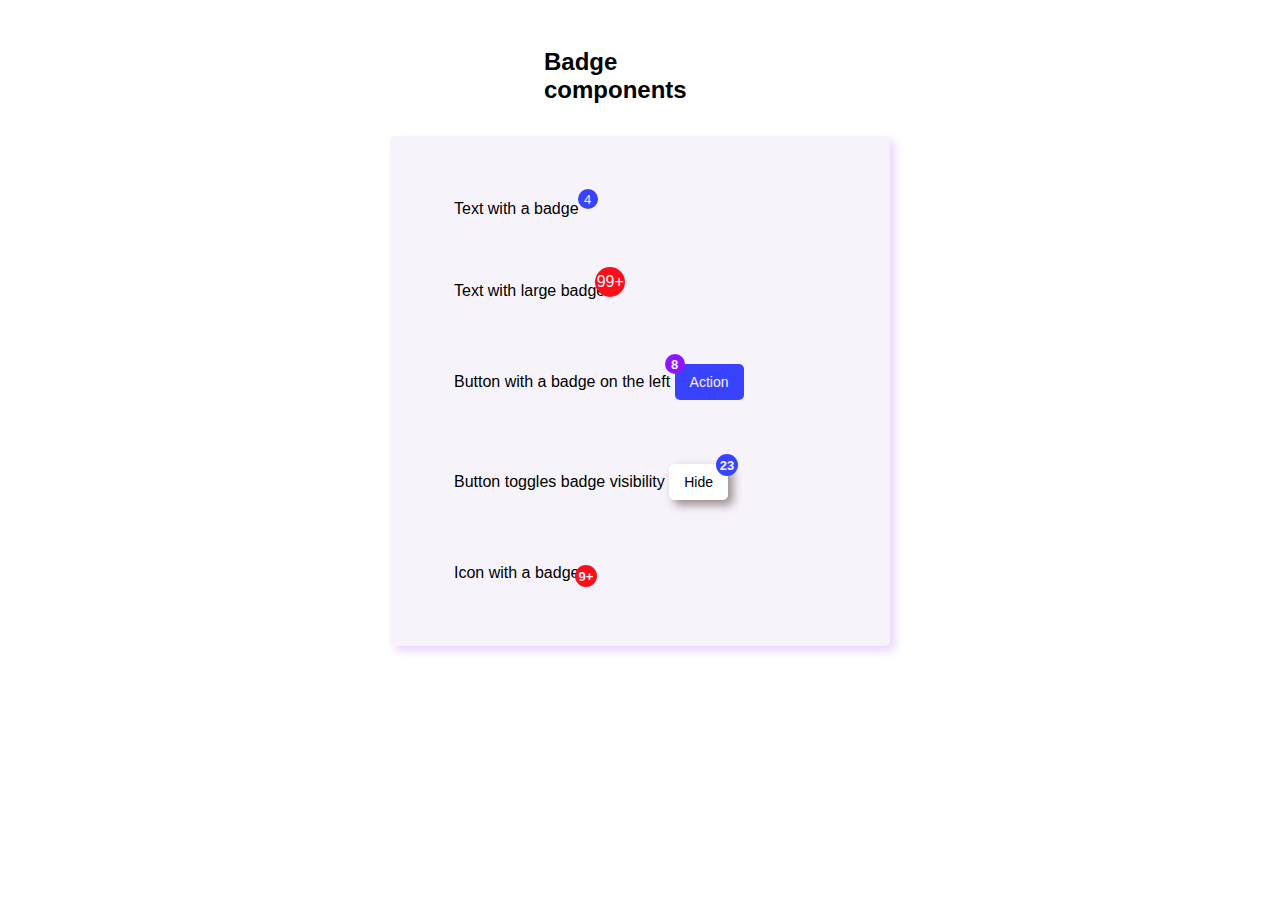
<file: Badge/badge.html>
<!DOCTYPE html>
<html>
  <head>
    <title>Badge Components</title>
    <meta charset="UTF-8" />
    <link
      rel="stylesheet"
      href="https://cdnjs.cloudflare.com/ajax/libs/font-awesome/6.0.0-beta3/css/all.min.css"
      integrity="sha512-Fo3rlrZj/k7ujTnHg4CGR2D7kSs0v4LLanw2qksYuRlEzO+tcaEPQogQ0KaoGN26/zrn20ImR1DfuLWnOo7aBA=="
      crossorigin="anonymous"
      referrerpolicy="no-referrer"
    />
    <link rel="stylesheet" href="badge.css" />
  </head>

  <body>
    <!-- Badge component -->
    <!-- Text with a badge -->
    <h1 class="heading">Badge components</h1>
    <main>
      <div>
        <section class="container">
          <p class="text">Text with a badge</p>
          <span class="badge1">4</span>
        </section>
      </div>
      <!-- Text with large badge -->
      <div>
        <section class="container">
          <p class="text">Text with large badge</p>
          <span class="badge2">99+</span>
        </section>
      </div>
      <!-- Button with a badge on the left  -->
      <div>
        <p class="text">Button with a badge on the left</p>
        <section class="container">
          <button class="btn action-btn">Action</button>
          <span class="badge3">8</span>
        </section>
      </div>
      <!-- Button toggles badge visibility -->
      <div>
        <p class="text">Button toggles badge visibility</p>
        <section class="container">
          <button class="btn hide-btn">Hide</button>
          <span class="badge4">23</span>
        </section>
      </div>
      <!-- Icon with a badge  -->
      <div>
        <p class="text">Icon with a badge</p>
        <section class="container">
          <i class="fas fa-home"></i>
          <span class="badge5">9+</span>
        </section>
      </div>
    </main>
    <script src="badge.js"></script>
  </body>
</html>
</file>
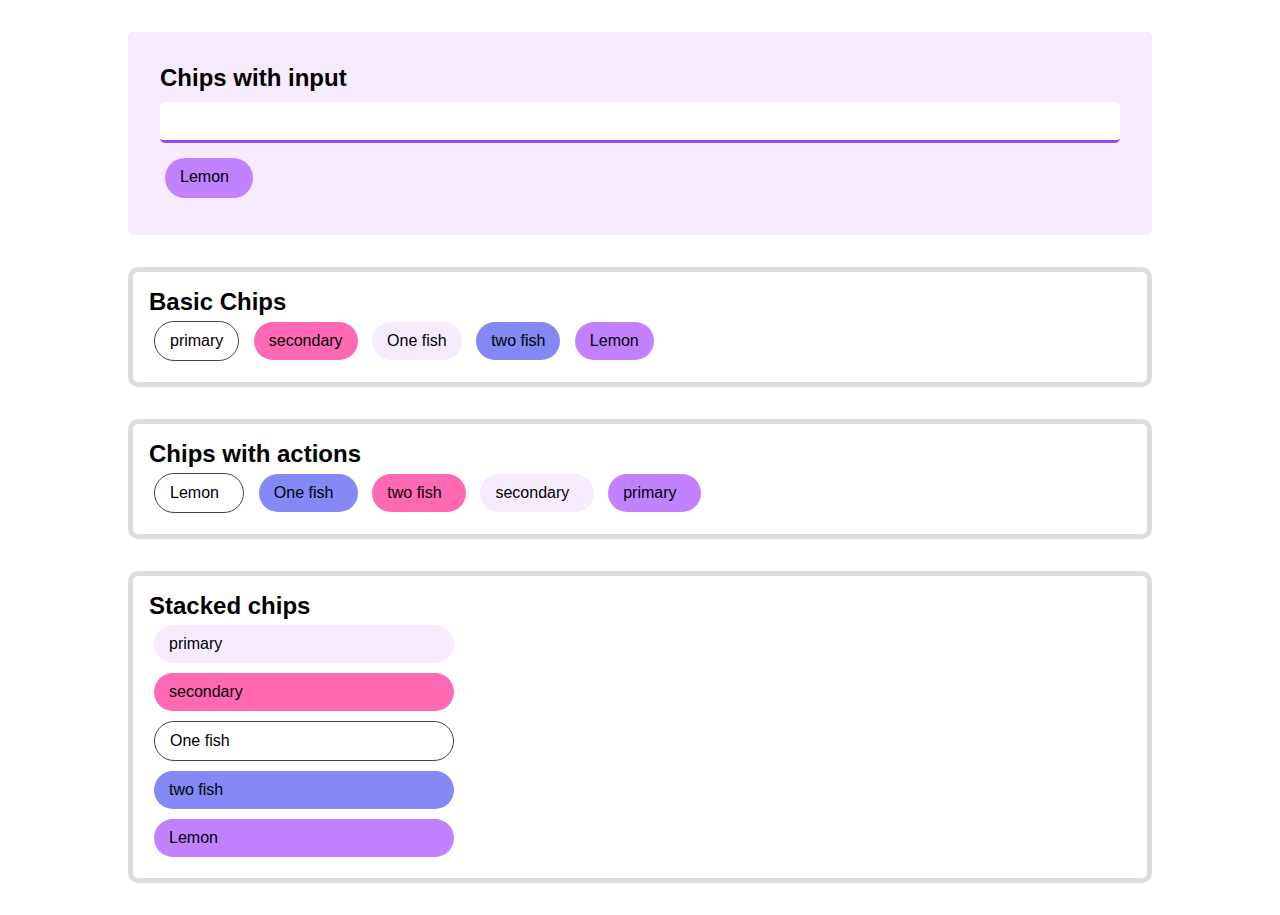
<file: Chips/chips.html>
<!DOCTYPE html>
<html>
  <head>
    <title>Chips Component</title>
    <meta charset="UTF-8" />
    <link
      rel="stylesheet"
      href="https://cdnjs.cloudflare.com/ajax/libs/font-awesome/6.0.0-beta3/css/all.min.css"
      integrity="sha512-Fo3rlrZj/k7ujTnHg4CGR2D7kSs0v4LLanw2qksYuRlEzO+tcaEPQogQ0KaoGN26/zrn20ImR1DfuLWnOo7aBA=="
      crossorigin="anonymous"
      referrerpolicy="no-referrer"
    />
    <link rel="stylesheet" href="chips.css" />
  </head>

  <body>
    <div class="main">
      <h2>Chips with input</h2>
      <input class="user-input" type="text" />
      <div class="output">
        <div class="chips chips-bg-violet">
          Lemon
          <button class="btn icon-bg-none">
            <i class="icon fas fa-times-circle"></i>
          </button>
        </div>
      </div>
    </div>

    <!-- Basic chips -->
    <div class="basic-chips">
      <h2>Basic Chips</h2>
      <div class="chips chips-bg-white">primary</div>
      <div class="chips chips-bg-pink">secondary</div>
      <div class="chips chips-bg-gray">One fish</div>
      <div class="chips chips-bg-blue">two fish</div>
      <div class="chips chips-bg-violet">Lemon</div>
    </div>
    <!-- Chips with actions -->
    <div class="chips-with-actions">
      <h2>Chips with actions</h2>
      <div class="chips chips-bg-white">
        Lemon
        <button class="icon-bg-none">
          <i class="icon fas fa-times-circle"></i>
        </button>
      </div>
      <div class="chips chips-bg-blue">
        One fish
        <button class="icon-bg-none">
          <i class="icon fas fa-times-circle"></i>
        </button>
      </div>
      <div class="chips chips-bg-pink">
        two fish
        <button class="icon-bg-none">
          <i class="icon fas fa-times-circle"></i>
        </button>
      </div>
      <div class="chips chips-bg-gray">
        secondary
        <button class="icon-bg-none">
          <i class="icon fas fa-times-circle"></i>
        </button>
      </div>
      <div class="chips chips-bg-violet">
        primary
        <button class="icon-bg-none">
          <i class="icon fas fa-times-circle"></i>
        </button>
      </div>
    </div>
    <!-- Stacked chips -->
    <div class="stacked-chips">
      <h2>Stacked chips</h2>
      <div class="chips chips-bg-gray">primary</div>
      <div class="chips chips-bg-pink">secondary</div>
      <div class="chips chips-bg-white">One fish</div>
      <div class="chips chips-bg-blue">two fish</div>
      <div class="chips chips-bg-violet">Lemon</div>
    </div>
    <script src="chips.js"></script>
  </body>
</html>
</file>
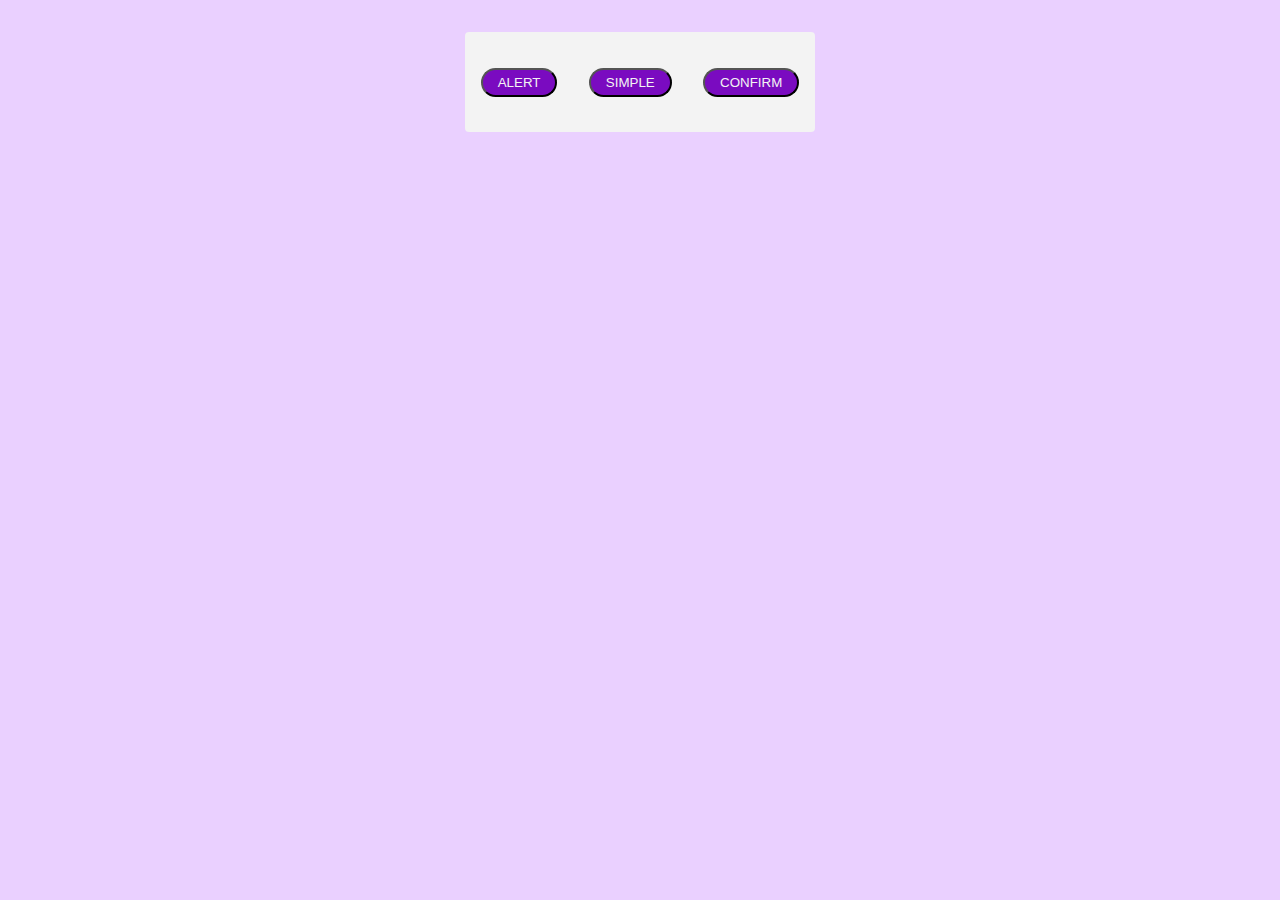
<file: Dialogs/dialogs.html>
<!DOCTYPE html>
<html>
  <head>
    <title>Dialogs Components</title>
    <meta charset="UTF-8" />
    <link
      rel="stylesheet"
      href="https://cdnjs.cloudflare.com/ajax/libs/font-awesome/6.0.0-beta3/css/all.min.css"
      integrity="sha512-Fo3rlrZj/k7ujTnHg4CGR2D7kSs0v4LLanw2qksYuRlEzO+tcaEPQogQ0KaoGN26/zrn20ImR1DfuLWnOo7aBA=="
      crossorigin="anonymous"
      referrerpolicy="no-referrer"
    />
    <link rel="stylesheet" href="dialogs.css" />
  </head>

  <body>
    <main>
      <div class="display-btn-container">
        <button class="display-btns">ALERT</button>
        <button class="display-btns">SIMPLE</button>
        <button class="display-btns">CONFIRM</button>
      </div>
      <!-- alert -->
      <div class="dialog-container alert">
        <h2 class="title">Dialog body text</h2>
        <p>Discard draft?</p>
        <div class="simple-action-btn action-btns">
          <button class="btn">CANCEL</button>
          <button class="btn">DISCARD</button>
        </div>
      </div>
      <!-- simple -->
      <div class="dialog-container simple">
        <h2 class="title">Dialog header</h2>
        <div class="dialog-content">
          <ul>
            <li class="tab">
              <span>
                <i class="fas fa-user-circle avatar"></i>
              </span>
              <span>Item 1</span>
            </li>
            <li class="tab">
              <span>
                <i class="fas fa-user-circle avatar"></i>
              </span>
              <span>Item 2</span>
            </li>
            <li class="tab">
              <span>
                <i class="fas fa-user-circle avatar"></i>
              </span>
              <span>Item 3</span>
            </li>
          </ul>
        </div>
      </div>

      <!-- confirmation -->
      <div class="dialog-container confirmation">
        <h2 class="title">Dialog header</h2>
        <div class="dialog-content radio-content">
          <span class="radio-btn">
            <input type="radio" id="html" name="fav_language" value="HTML" />
            <label for="html">HTML</label>
          </span>
          <span class="radio-btn">
            <input type="radio" id="css" name="fav_language" value="CSS" />
            <label for="css">CSS</label>
          </span>
          <span class="radio-btn">
            <input
              type="radio"
              id="javascript"
              name="fav_language"
              value="JavaScript"
            />
            <label for="javascript">JavaScript</label>
          </span>
          <span class="radio-btn">
            <input
              type="radio"
              id="python"
              name="fav_language"
              value="python"
            />
            <label for="python">Python</label>
          </span>
          <span class="radio-btn">
            <input type="radio" id="react" name="fav_language" value="react" />
            <label for="react">React</label>
          </span>
        </div>
        <div class="confirm-action-btn action-btns">
          <button class="btn">CONFIRM</button>
          <button class="btn">CANCEL</button>
        </div>
      </div>
    </main>

    <script src="dialogs.js"></script>
  </body>
</html>
</file>
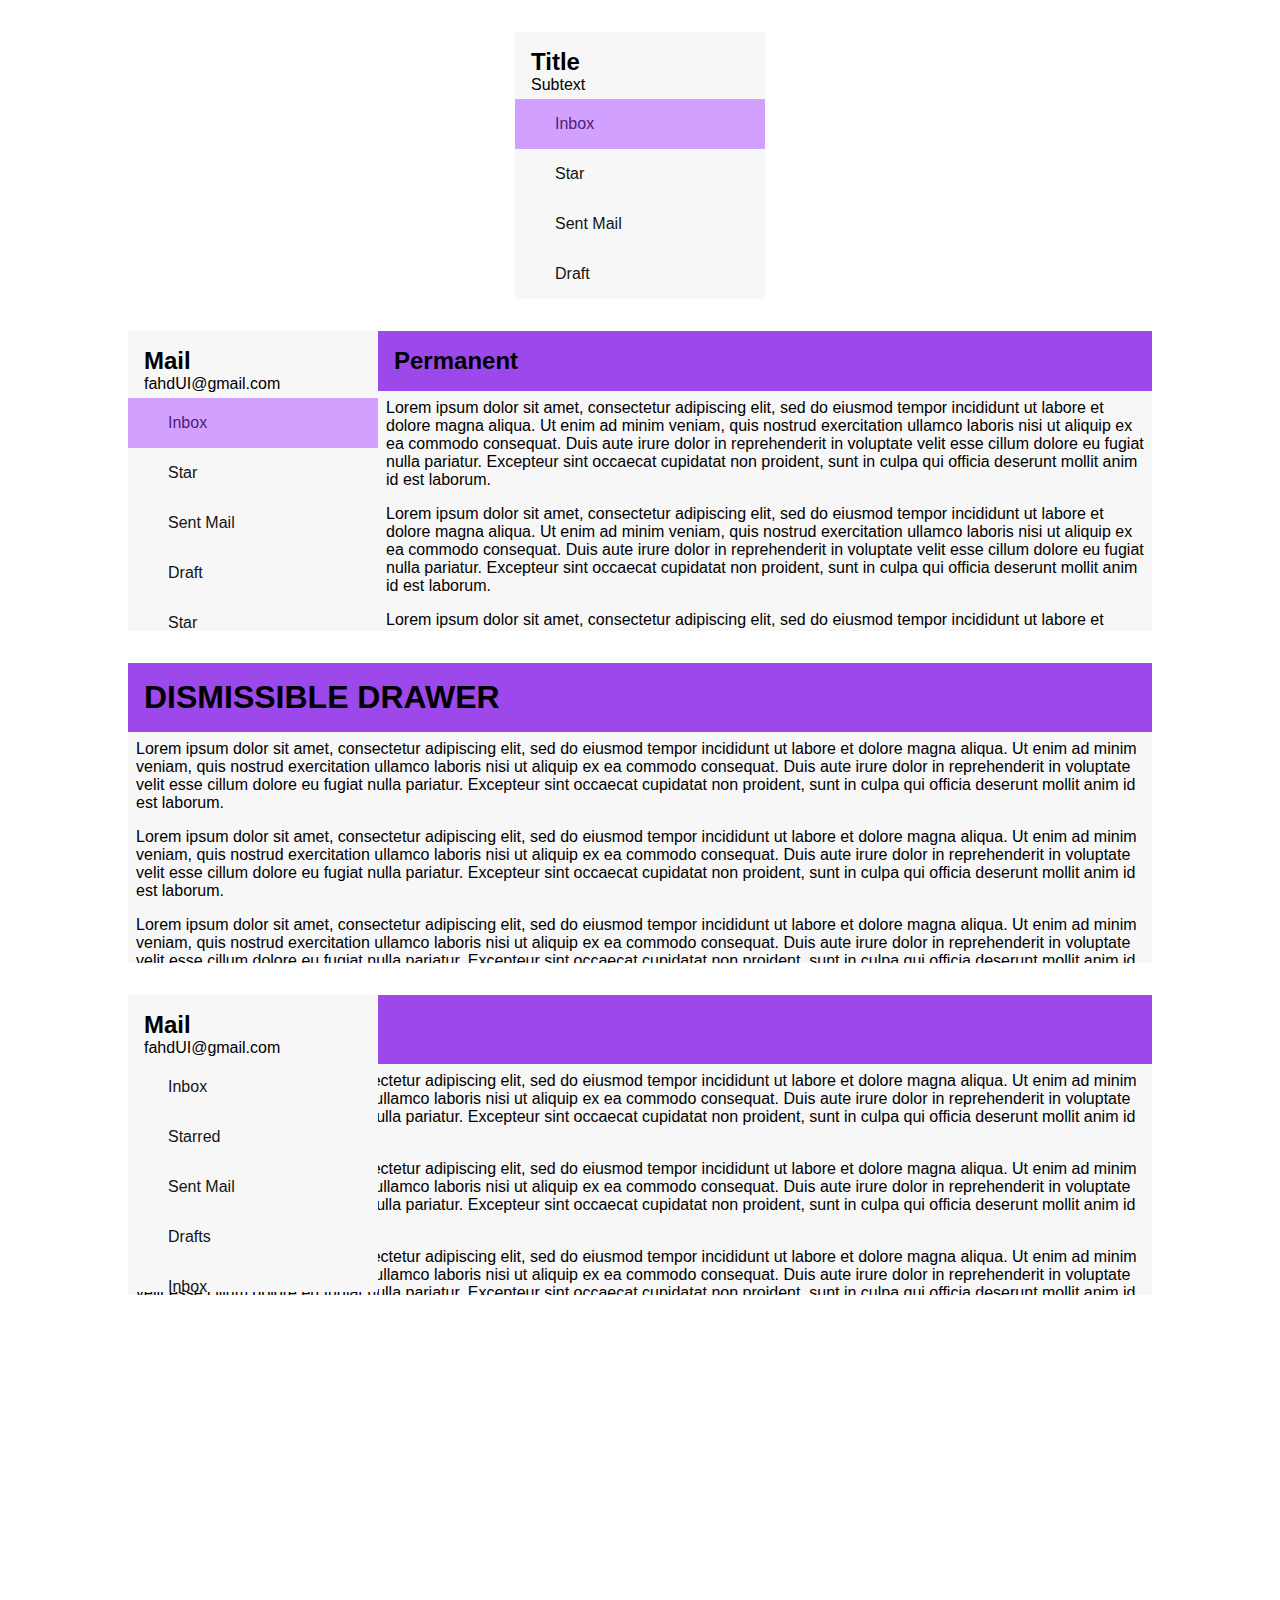
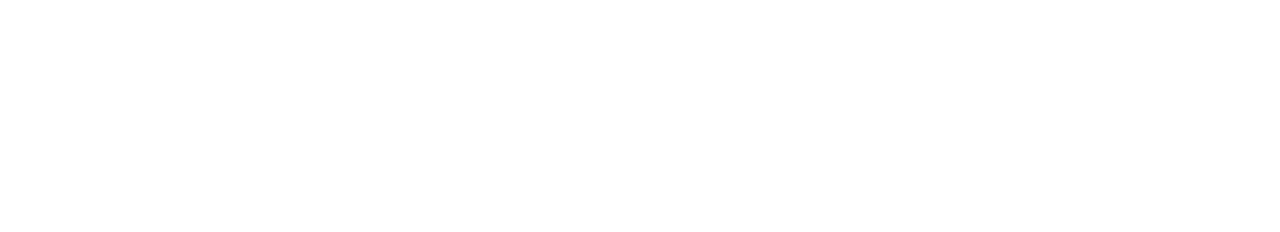
<file: Drawer/drawer.html>
<!DOCTYPE html>
<html>
  <head>
    <title>Drawer Components</title>
    <meta charset="UTF-8" />
    <link
      rel="stylesheet"
      href="https://cdnjs.cloudflare.com/ajax/libs/font-awesome/6.0.0-beta3/css/all.min.css"
      integrity="sha512-Fo3rlrZj/k7ujTnHg4CGR2D7kSs0v4LLanw2qksYuRlEzO+tcaEPQogQ0KaoGN26/zrn20ImR1DfuLWnOo7aBA=="
      crossorigin="anonymous"
      referrerpolicy="no-referrer"
    />
    <link rel="stylesheet" href="drawer.css">
  </head>

  <body>
    <!-- demo drawer -->
    <nav class="drawer">
      <div class="drawer-header">
        <h2>Title</h2>
        <h4>Subtext</h4>
      </div>
      <div class="drawer-icon">
        <a class="nav-tab vert highlight" href="#">
          <i class="fas fa-inbox"></i>
          <span class="text">Inbox</span>
        </a>
        <a class="nav-tab vert" href="#">
          <i class="fas fa-star"></i>
          <span class="text">Star</span>
        </a>
        <a class="nav-tab vert" href="#">
          <i class="fas fa-paper-plane"></i>
          <span class="text">Sent Mail</span>
        </a>
        <a class="nav-tab vert" href="#">
          <i class="far fa-envelope-open"></i>
          <span class="text">Draft</span>
        </a>
      </div>
    </nav>
    <!-- Permanent Drawer -->
    <main class="drawer-container">
      <aside class="aside">
        <div class="drawer-header">
          <h2>Mail</h2>
          <h4>fahdUI@gmail.com</h4>
        </div>
        <div class="p-aside-drawer drawer-icon">
          <div class="tab">
            <a class="nav-tab vert highlight" href="#">
              <i class="fas fa-inbox"></i>
              <span class="text">Inbox</span>
            </a>
          </div>
          <div class="tab">
              <a class="nav-tab vert" href="#">
                  <i class="fas fa-star"></i>
                  <span class="text">Star</span>
                </a>
          </div>
          
          <a class="nav-tab vert" href="#">
            <i class="fas fa-paper-plane"></i>
            <span class="text">Sent Mail</span>
          </a>
          <a class="nav-tab vert" href="#">
            <i class="far fa-envelope-open"></i>
            <span class="text">Draft</span>
          </a>
          <a class="nav-tab vert" href="#">
            <i class="fas fa-star"></i>
            <span class="text">Star</span>
          </a>
          <a class="nav-tab vert" href="#">
            <i class="fas fa-paper-plane"></i>
            <span class="text">Sent Mail</span>
          </a>
          <a class="nav-tab vert" href="#">
            <i class="far fa-envelope-open"></i>
            <span class="text">Draft</span>
          </a>
        </div>
      </aside>
      <section class="body">
        <header class="header">
          <h2>Permanent</h2>
        </header>
        <section>
          <p>
            Lorem ipsum dolor sit amet, consectetur adipiscing elit, sed do
            eiusmod tempor incididunt ut labore et dolore magna aliqua. Ut enim
            ad minim veniam, quis nostrud exercitation ullamco laboris nisi ut
            aliquip ex ea commodo consequat. Duis aute irure dolor in
            reprehenderit in voluptate velit esse cillum dolore eu fugiat nulla
            pariatur. Excepteur sint occaecat cupidatat non proident, sunt in
            culpa qui officia deserunt mollit anim id est laborum.
          </p>
          <p>
            Lorem ipsum dolor sit amet, consectetur adipiscing elit, sed do
            eiusmod tempor incididunt ut labore et dolore magna aliqua. Ut enim
            ad minim veniam, quis nostrud exercitation ullamco laboris nisi ut
            aliquip ex ea commodo consequat. Duis aute irure dolor in
            reprehenderit in voluptate velit esse cillum dolore eu fugiat nulla
            pariatur. Excepteur sint occaecat cupidatat non proident, sunt in
            culpa qui officia deserunt mollit anim id est laborum.
          </p>
          <p>
            Lorem ipsum dolor sit amet, consectetur adipiscing elit, sed do
            eiusmod tempor incididunt ut labore et dolore magna aliqua. Ut enim
            ad minim veniam, quis nostrud exercitation ullamco laboris nisi ut
            aliquip ex ea commodo consequat. Duis aute irure dolor in
            reprehenderit in voluptate velit esse cillum dolore eu fugiat nulla
            pariatur. Excepteur sint occaecat cupidatat non proident, sunt in
            culpa qui officia deserunt mollit anim id est laborum.
          </p>
          <p>
            Lorem ipsum dolor sit amet, consectetur adipiscing elit, sed do
            eiusmod tempor incididunt ut labore et dolore magna aliqua. Ut enim
            ad minim veniam, quis nostrud exercitation ullamco laboris nisi ut
            aliquip ex ea commodo consequat. Duis aute irure dolor in
            reprehenderit in voluptate velit esse cillum dolore eu fugiat nulla
            pariatur. Excepteur sint occaecat cupidatat non proident, sunt in
            culpa qui officia deserunt mollit anim id est laborum.
          </p>
        </section>
      </section>
    </main>

    <!-- Dismissible Drawer -->
    <main class="drawer-container">
        <aside class="dismissible aside">
            <div class="drawer-header">
              <h2>Mail</h2>
              <h4>fahdUI@gmail.com</h4>
            </div>
        <nav class="p-aside-drawer aside drawer-icon">
          <a href="#" class="nav-tab vert"
            ><span class="fas fa-inbox" aria-hidden="true"></span
            ><span>Inbox</span></a
          >
          <a href="#" class="nav-tab vert"
            ><span class="fas fa-star" aria-hidden="true"></span
            ><span>Starred</span></a
          >
          <a href="#" class="nav-tab vert"
            ><span class="fas fa-paper-plane" aria-hidden="true"></span
            ><span>Sent Mail</span></a
          >
          <a href="#" class="nav-tab vert"
            ><span class="fas fa-envelope-open" aria-hidden="true"></span
            ><span>Drafts</span></a
          >
          <a href="#" class="nav-tab vert"
            ><span class="fas fa-inbox" aria-hidden="true"></span
            ><span>Inbox</span></a
          >
          <a href="#" class="nav-tab vert"
            ><span class="fas fa-star" aria-hidden="true"></span
            ><span>Starred</span></a
          >
          <a href="#" class="nav-tab vert"
            ><span class="fas fa-paper-plane" aria-hidden="true"></span
            ><span>Sent Mail</span></a
          >
          <a href="#" class="nav-tab vert"
            ><span class="fas fa-envelope-open" aria-hidden="true"></span
            ><span>Drafts</span></a
          >
        </nav>
      </div>
        </aside>
      <div class="body">
        <nav class="header">
          <h1>
            <span
              class="fas fa-bars"
              id="toggle-drawer"
              aria-hidden="true"
            ></span>
            DISMISSIBLE DRAWER
          </h1>
        </nav>
        <section>
          <p>
            Lorem ipsum dolor sit amet, consectetur adipiscing elit, sed do
            eiusmod tempor incididunt ut labore et dolore magna aliqua. Ut enim
            ad minim veniam, quis nostrud exercitation ullamco laboris nisi ut
            aliquip ex ea commodo consequat. Duis aute irure dolor in
            reprehenderit in voluptate velit esse cillum dolore eu fugiat nulla
            pariatur. Excepteur sint occaecat cupidatat non proident, sunt in
            culpa qui officia deserunt mollit anim id est laborum.
          </p>
          <p>
            Lorem ipsum dolor sit amet, consectetur adipiscing elit, sed do
            eiusmod tempor incididunt ut labore et dolore magna aliqua. Ut enim
            ad minim veniam, quis nostrud exercitation ullamco laboris nisi ut
            aliquip ex ea commodo consequat. Duis aute irure dolor in
            reprehenderit in voluptate velit esse cillum dolore eu fugiat nulla
            pariatur. Excepteur sint occaecat cupidatat non proident, sunt in
            culpa qui officia deserunt mollit anim id est laborum.
          </p>
          <p>
            Lorem ipsum dolor sit amet, consectetur adipiscing elit, sed do
            eiusmod tempor incididunt ut labore et dolore magna aliqua. Ut enim
            ad minim veniam, quis nostrud exercitation ullamco laboris nisi ut
            aliquip ex ea commodo consequat. Duis aute irure dolor in
            reprehenderit in voluptate velit esse cillum dolore eu fugiat nulla
            pariatur. Excepteur sint occaecat cupidatat non proident, sunt in
            culpa qui officia deserunt mollit anim id est laborum.
          </p>
          <p>
            Lorem ipsum dolor sit amet, consectetur adipiscing elit, sed do
            eiusmod tempor incididunt ut labore et dolore magna aliqua. Ut enim
            ad minim veniam, quis nostrud exercitation ullamco laboris nisi ut
            aliquip ex ea commodo consequat. Duis aute irure dolor in
            reprehenderit in voluptate velit esse cillum dolore eu fugiat nulla
            pariatur. Excepteur sint occaecat cupidatat non proident, sunt in
            culpa qui officia deserunt mollit anim id est laborum.
          </p>
        </section>
      </div>
    </main>


    <!--Modal Drawer  -->

    <main class="model drawer-container">
        <aside class="md-dismissible aside">
            <div class="drawer-header">
              <h2>Mail</h2>
              <h4>fahdUI@gmail.com</h4>
            </div>
        <nav class="p-aside-drawer aside drawer-icon">
          <a href="#" class="nav-tab vert"
            ><span class="fas fa-inbox" aria-hidden="true"></span
            ><span>Inbox</span></a
          >
          <a href="#" class="nav-tab vert"
            ><span class="fas fa-star" aria-hidden="true"></span
            ><span>Starred</span></a
          >
          <a href="#" class="nav-tab vert"
            ><span class="fas fa-paper-plane" aria-hidden="true"></span
            ><span>Sent Mail</span></a
          >
          <a href="#" class="nav-tab vert"
            ><span class="fas fa-envelope-open" aria-hidden="true"></span
            ><span>Drafts</span></a
          >
          <a href="#" class="nav-tab vert"
            ><span class="fas fa-inbox" aria-hidden="true"></span
            ><span>Inbox</span></a
          >
          <a href="#" class="nav-tab vert"
            ><span class="fas fa-star" aria-hidden="true"></span
            ><span>Starred</span></a
          >
          <a href="#" class="nav-tab vert"
            ><span class="fas fa-paper-plane" aria-hidden="true"></span
            ><span>Sent Mail</span></a
          >
          <a href="#" class="nav-tab vert"
            ><span class="fas fa-envelope-open" aria-hidden="true"></span
            ><span>Drafts</span></a
          >
        </nav>
      </div>
        </aside>
      <div class="body">
        <nav class="header">
          <h1>
            <span
              class="fas fa-bars"
              id="md-toggle-drawer"
              aria-hidden="true"
            ></span>
            Modal Drawer
          </h1>
        </nav>
        <section>
          <p>
            Lorem ipsum dolor sit amet, consectetur adipiscing elit, sed do
            eiusmod tempor incididunt ut labore et dolore magna aliqua. Ut enim
            ad minim veniam, quis nostrud exercitation ullamco laboris nisi ut
            aliquip ex ea commodo consequat. Duis aute irure dolor in
            reprehenderit in voluptate velit esse cillum dolore eu fugiat nulla
            pariatur. Excepteur sint occaecat cupidatat non proident, sunt in
            culpa qui officia deserunt mollit anim id est laborum.
          </p>
          <p>
            Lorem ipsum dolor sit amet, consectetur adipiscing elit, sed do
            eiusmod tempor incididunt ut labore et dolore magna aliqua. Ut enim
            ad minim veniam, quis nostrud exercitation ullamco laboris nisi ut
            aliquip ex ea commodo consequat. Duis aute irure dolor in
            reprehenderit in voluptate velit esse cillum dolore eu fugiat nulla
            pariatur. Excepteur sint occaecat cupidatat non proident, sunt in
            culpa qui officia deserunt mollit anim id est laborum.
          </p>
          <p>
            Lorem ipsum dolor sit amet, consectetur adipiscing elit, sed do
            eiusmod tempor incididunt ut labore et dolore magna aliqua. Ut enim
            ad minim veniam, quis nostrud exercitation ullamco laboris nisi ut
            aliquip ex ea commodo consequat. Duis aute irure dolor in
            reprehenderit in voluptate velit esse cillum dolore eu fugiat nulla
            pariatur. Excepteur sint occaecat cupidatat non proident, sunt in
            culpa qui officia deserunt mollit anim id est laborum.
          </p>
          <p>
            Lorem ipsum dolor sit amet, consectetur adipiscing elit, sed do
            eiusmod tempor incididunt ut labore et dolore magna aliqua. Ut enim
            ad minim veniam, quis nostrud exercitation ullamco laboris nisi ut
            aliquip ex ea commodo consequat. Duis aute irure dolor in
            reprehenderit in voluptate velit esse cillum dolore eu fugiat nulla
            pariatur. Excepteur sint occaecat cupidatat non proident, sunt in
            culpa qui officia deserunt mollit anim id est laborum.
          </p>
        </section>
      </div>
    </main>
    <script src="drawer.js"></script>
  </body>
</html>
</file>
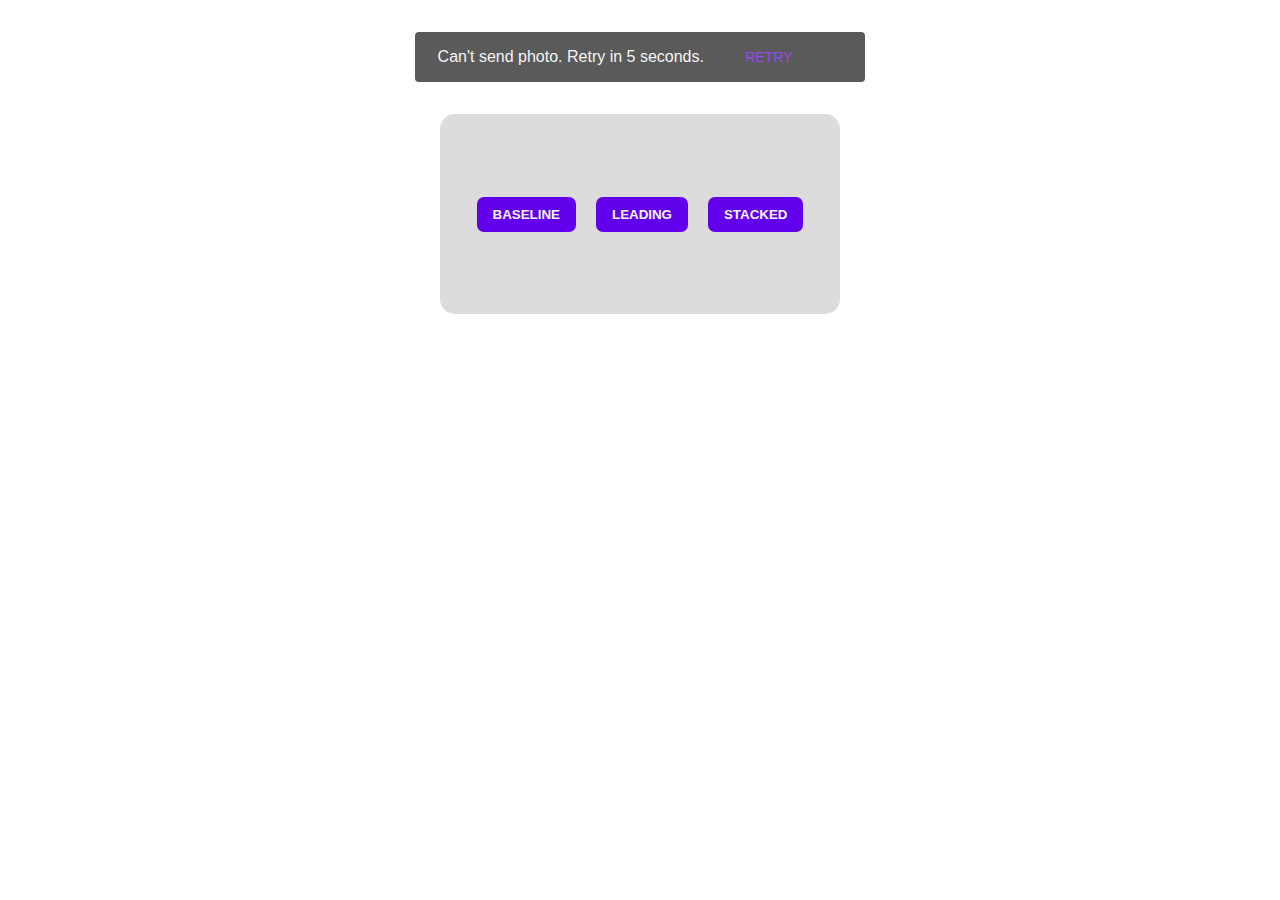
<file: Snackbar/snackbar.html>
<!DOCTYPE html>
<html>
  <head>
    <title>Snackbar Components</title>
    <meta charset="UTF-8" />
    <link
      rel="stylesheet"
      href="https://cdnjs.cloudflare.com/ajax/libs/font-awesome/6.0.0-beta3/css/all.min.css"
      integrity="sha512-Fo3rlrZj/k7ujTnHg4CGR2D7kSs0v4LLanw2qksYuRlEzO+tcaEPQogQ0KaoGN26/zrn20ImR1DfuLWnOo7aBA=="
      crossorigin="anonymous"
      referrerpolicy="no-referrer"
    />
    <link rel="stylesheet" href="snackbar.css" />
  </head>

  <body>
    <main class="demo-snackbar-container">
      <div class="snackbar">
        <p class="text">Can't send photo. Retry in 5 seconds.</p>
        <div class="action">
          <a class="link">RETRY</a>
          <button class="dismiss-btn"><i class="fas fa-times"></i></button>
        </div>
      </div>
    </main>

    <main class="snackbar-container">
      <section class="snackbar-btn-container">
        <button class="snackbar-btn">BASELINE</button>
        <button class="snackbar-btn">LEADING</button>
        <button class="snackbar-btn">STACKED</button>
      </section>
    </main>

    <div class="baseline hide">
      <div class="snackbar">
        <p class="text">Can't send photo. Retry in 5 seconds.</p>
        <div class="action">
          <a class="link">RETRY</a>
          <button class="dismiss-btn"><i class="fas fa-times"></i></button>
        </div>
      </div>
    </div>

    <div class="leading hide">
      <div class="snackbar">
        <p class="text">Your photo has been archived.</p>
        <div class="action">
          <a class="link">UNDO</a>
          <button class="dismiss-btn"><i class="fas fa-times"></i></button>
        </div>
      </div>
    </div>

    <div class="stacked hide">
      <div class="stacked-snackbar-container">
        <p class="text">
          This item already has the label "travel". You can add a new label.
        </p>
        <div class="stacked-action action">
          <a class="link">ADD A NEW LABEL</a>
          <button class="dismiss-btn"><i class="fas fa-times"></i></button>
        </div>
      </div>
    </div>
    <script src="snackbar.js"></script>
  </body>
</html>
</file>
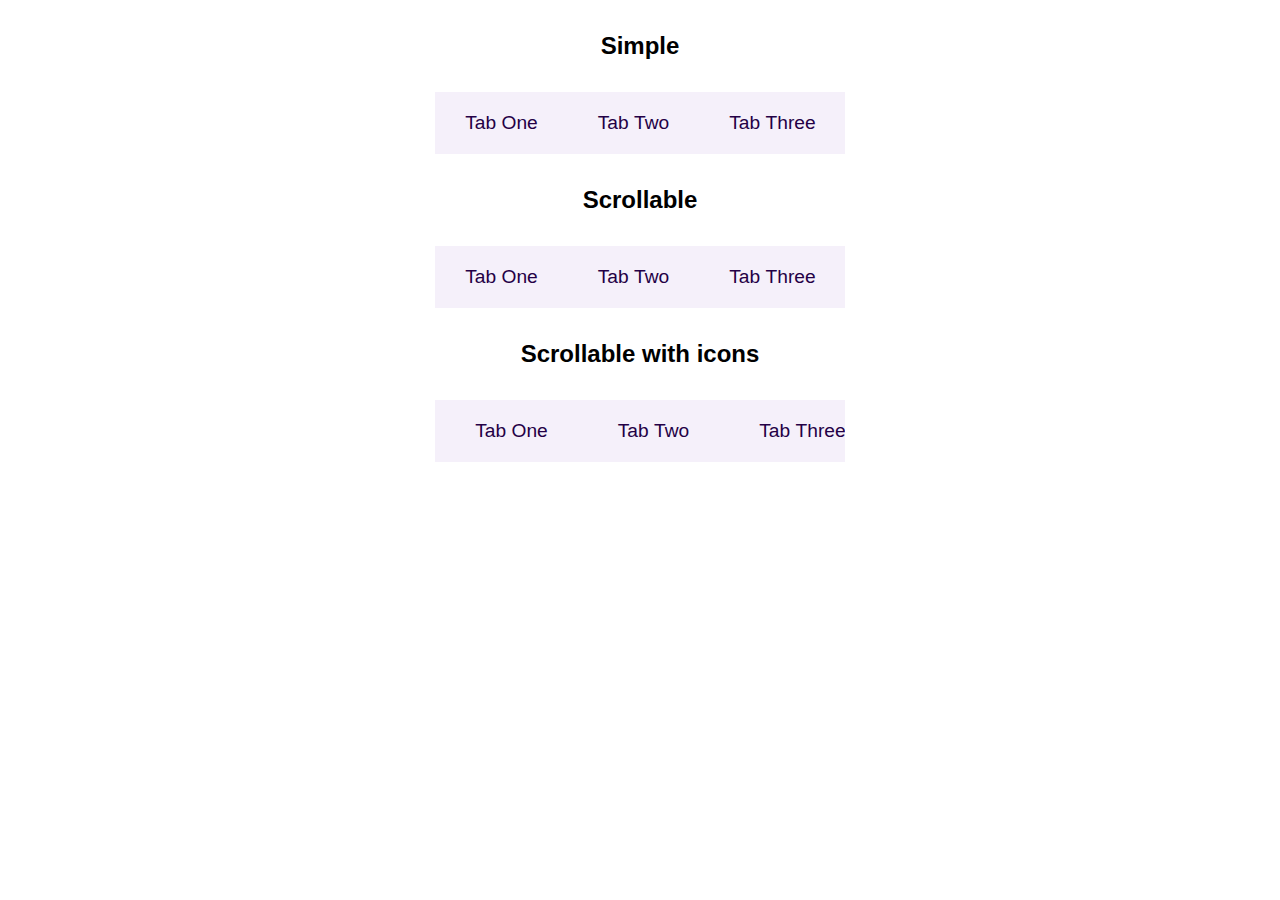
<file: Tabs/tabs.html>
<!DOCTYPE html>
<html>
  <head>
    <title>Tabs Components</title>
    <meta charset="UTF-8" />
    <link
      rel="stylesheet"
      href="https://cdnjs.cloudflare.com/ajax/libs/font-awesome/6.0.0-beta3/css/all.min.css"
      integrity="sha512-Fo3rlrZj/k7ujTnHg4CGR2D7kSs0v4LLanw2qksYuRlEzO+tcaEPQogQ0KaoGN26/zrn20ImR1DfuLWnOo7aBA=="
      crossorigin="anonymous"
      referrerpolicy="no-referrer"
    />
    <link rel="stylesheet" href="tabs.css">
  </head>

  <body>
    <h2>Simple</h2>
    <div class="tab-container bg-beige">
      <button class="tab-btn">Tab&nbspOne</button>
      <button class="tab-btn">Tab&nbspTwo</button>
      <button class="tab-btn">Tab&nbspThree</button>
    </div>
    </iframe>
    <h2>Scrollable</h2>
    <div class="tab-container bg-beige">
      <button class="tab-btn">Tab&nbspOne</button>
      <button class="tab-btn">Tab&nbspTwo</button>
      <button class="tab-btn">Tab&nbspThree</button>
      <button class="tab-btn">Tab&nbspFour</button>
      <button class="tab-btn">Tab&nbspFive</button>
      <button class="tab-btn">Tab&nbspSix</button>
      <button class="tab-btn">Tab&nbspSeven</button>
      <button class="tab-btn">Tab&nbspEight</button>
      <button class="tab-btn">Tab&nbspNine</button>
      <button class="tab-btn">Tab&nbspTen</button>
    </div>
    <h2>Scrollable with icons</h2>
    <div class="tab-container bg-beige">
      <button class="tab-btn">
        <i class="fas fa-home"></i>
        Tab&nbspOne
      </button>
      <button class="tab-btn">
        <i class="fas fa-map-marker"></i>
        Tab&nbspTwo
      </button>
      <button class="tab-btn">
        <i class="fas fa-compass"></i>
        Tab&nbspThree
      </button>
      <button class="tab-btn">
        <i class="fas fa-globe"></i>
        Tab&nbspFour
      </button>
      <button class="tab-btn">
        <i class="fas fa-compass"></i>
        Tab&nbspFive
      </button>
    </div>
    <script src="tabs.js"></script>
  </body>
</html>
</file>
<file: Badge/badge.css>
*,
*::after,
*::before {
  margin: 0;
  padding: 0;
  box-sizing: border-box;
}
body {
  font-family: sans-serif;
}
:root {
  --primary-color: #8e15ff;
  --secdonary-color: #e6e6e6;
  --background-color: #f7f3fa;
  --violet-color: #ead3ff;
  --pink-color: #ff69b4;
  --red-color: #ff0e1a;
  --blue-color: #3943ff;
  --black-color: #464646;
}
main {
  width: 30%;
  min-width: 500px;
  margin: 2rem auto;
  padding: 2rem;
  background: var(--background-color);
  border-radius: 5px;
  box-shadow: 5px 5px 10px var(--violet-color);
  display: flex;
  flex-direction: column;
  justify-content: center;
}
div {
  margin: 2rem;
}
.heading {
  width: 15%;
  font-size: 1.5rem;
  margin: 3rem auto;
  margin-bottom: 0;
}
.container {
  position: relative;
  display: inline-block;
}
.text {
  display: inline;
}
.badge1 {
  position: absolute;
  top: -11px;
  right: -19px;
  background: var(--blue-color);
  width: 20px;
  height: 20px;
  display: flex;
  justify-content: center;
  align-items: center;
  border-radius: 50%;
  color: whitesmoke;
  font-size: 13px;
}
.badge2 {
  position: absolute;
  top: -15px;
  right: -20px;
  background: var(--red-color);
  width: 30px;
  height: 30px;
  display: flex;
  justify-content: center;
  align-items: center;
  border-radius: 50%;
  color: var(--background-color);
  /* font-weight: bold; */
}
.badge3 {
  position: absolute;
  top: -10px;
  left: -10px;
  background: var(--primary-color);
  width: 20px;
  height: 20px;
  display: flex;
  justify-content: center;
  align-items: center;
  border-radius: 50%;
  color: var(--background-color);
  font-size: 13px;
  font-weight: bold;
}
.btn {
  padding: 10px 15px;
  border-radius: 5px;
  border: none;
}
.action-btn {
  background: var(--blue-color);
  color: var(--background-color);
  font-size: 14px;
}
.badge4 {
  position: absolute;
  right: -10px;
  top: -10px;
  background: var(--blue-color);
  width: 22px;
  height: 22px;
  display: flex;
  justify-content: center;
  align-items: center;
  border-radius: 50%;
  color: var(--background-color);
  font-size: 13px;
  font-weight: bold;
}
.hide-btn {
  background: white;
  color: black;
  font-size: 14px;
  box-shadow: 5px 5px 10px rgb(151 140 140);
}
.badge5 {
  position: absolute;
  right: -13px;
  top: -13px;
  background: var(--red-color);
  width: 22px;
  height: 22px;
  display: flex;
  justify-content: center;
  align-items: center;
  border-radius: 50%;
  color: var(--background-color);
  font-size: 13px;
  font-weight: bold;
}
.hide-badge {
  display: none;
}
</file>
<file: Chips/chips.css>
* {
  padding: 0;
  margin: 0;
  box-sizing: border-box;
}
:root {
  --primary-color: #9c48eb;
  --secdonary-color: #dcdcdc;
  --background-color: #f6ebff;
  --violet-color: #c281ff;
  --pink-color: #ff69b4;
  --red-color: #ff0e1a;
  --blue-color: #8489f5;
  --black-color: #464646;
}
body {
  font-family: sans-serif;
}
.main {
  margin: 2rem auto;
  padding: 2rem;
  width: 80%;
  background: var(--background-color);
  border-radius: 5px;
}
input {
  width: 100%;
  padding: 10px 10px;
  margin: 10px 0;
  border-radius: 5px;
  border: none;
  border-bottom: solid var(--primary-color);
  font-size: 16px;
}
.output {
  display: flex;
  flex-wrap: wrap;
  min-height: 50px;
}

.chips {
  margin: 5px;
  display: inline-block;
  border-radius: 3rem;
  padding: 10px 15px;
  max-width: 300px;
}
.icon {
  padding-left: 5px;
  font-size: 16px;
}
.icon-bg-none {
  background: transparent;
  border: none;
}
/* Basic chips */

.basic-chips {
  margin: 2rem auto;
  width: 80%;
  border: 5px solid var(--secdonary-color);
  border-radius: 10px;
  padding: 1rem;
}
/* chips with actions */

.chips-with-actions {
  margin: 2rem auto;
  width: 80%;
  border: 5px solid var(--secdonary-color);
  border-radius: 10px;
  padding: 1rem;
}
/* Stacked chips */
.stacked-chips {
  margin: 2rem auto;
  width: 80%;
  border: 5px solid var(--secdonary-color);
  border-radius: 10px;
  padding: 1rem;
  display: flex;
  flex-direction: column;
}
/* background color */

.chips-bg-violet {
  background: var(--violet-color);
}

.chips-bg-red {
  background: var(--red-color);
}
.chips-bg-blue {
  background: var(--blue-color);
}
.chips-bg-pink {
  background: var(--pink-color);
}
.chips-bg-gray {
  background: var(--background-color);
}
.chips-bg-white {
  border: 1px solid var(--black-color);
}
</file>
<file: Dialogs/dialogs.css>
*,
*::before,
*::after {
  margin: 0;
  padding: 0;
  box-sizing: border-box;
}
:root {
  --primary-color: #7a0bc0;
  --secondary-color: #f3f3f3;
  --background-color: #ead0ff;
  --grey-color: #757575;
}
body {
  font-family: sans-serif;
  background: var(--background-color);
}
main {
  display: flex;
  flex-direction: column;
  justify-content: center;
  align-items: center;
}
.display-btn-container {
  margin: 2rem;
  width: 350px;
  height: 100px;
  background: var(--secondary-color);
  display: flex;
  justify-content: space-around;
  align-items: center;
  border-radius: 4px;
}
.display-btns {
  background: var(--primary-color);
  color: var(--secondary-color);
  padding: 5px 15px;
  border-radius: 15px;
}
.title {
  padding: 1rem 1rem 0;
}
.dialog-container {
  position: relative;
  margin: 1rem;
  background: var(--secondary-color);
  border-radius: 5px;
}
.alert {
  width: 250px;
  height: 130px;
  line-height: 1.6rem;
}
.alert p {
  padding: 10px 1rem;
  color: rgb(95, 95, 95);
}
.simple-action-btn {
  position: absolute;
  right: 0;
  bottom: 0;
}
.action-btns {
  padding: 10px;
  display: flex;
  justify-content: flex-end;
}
.btn {
  background: transparent;
  border: none;
  color: var(--primary-color);
  padding: 5px 10px;
  font-weight: bold;
  font-size: 14px;
}
.btn:hover {
  background: var(--background-color);
  border-radius: 4px;
}
/* simple */
.simple {
  padding: 0 10px 10px;
  width: 250px;
  max-height: 270px;
}
.simple h2 {
  margin-bottom: 3px;
}
.dialog-content {
  display: flex;
  flex-direction: column;
}
.tab {
  display: flex;
  gap: 10px;
}
.tab:hover {
  background: var(--background-color);
  border-radius: 4px;
}
li {
  width: 100%;
  height: 65px;
  list-style-type: none;
  padding: 1rem 10px;
  display: flex;
  align-items: center;
}
.avatar {
  width: 40px;
  height: 40px;
  font-size: 2.3rem;
  color: var(--grey-color);
}
/* confirmation */

.confirmation {
  width: 250px;
  max-height: 250px;
}
.confirmation h2 {
  line-height: 2.5rem;
  border-bottom: 2px solid var(--background-color);
}
.radio-content {
  overflow-y: auto;
  height: 130px;
}
.radio-btn {
  padding: 14px;
}
.confirm-action-btn {
  margin-top: 10px;
}
</file>
<file: Drawer/drawer.css>
*,
*::before,
*::after {
  margin: 0;
  padding: 0;
  box-sizing: border-box;
}
:root {
  --primary-color: #9c48eb;
  --secdonary-color: #dcdcdc;
  --background-color: #f6ebff;
  --white-color: #f7f7f7;
  --black-color: #141414;
}
body {
  font-family: sans-serif;
  background: var(--beckground-color);
  height: 200vh;
}
h4 {
  font-weight: 250;
}
p {
  padding: 0.5rem;
}
.drawer-container {
  position: relative;
  width: 80%;
  height: 300px;
  display: flex;
  margin: 2rem auto;
  background-color: var(--white-color);
}

.drawer {
  width: 250px;
  margin: 2rem auto;
  background: var(--white-color);
}
.drawer-header {
  padding: 1rem;
  padding-bottom: 5px;
}
.nav-tab {
  display: flex;
  padding: 1rem;
  cursor: pointer;
  text-decoration: none;
  color: var(--black-color);
  gap: 1.5rem;
}
.nav-tab:hover {
  background: rgb(239, 223, 255);
}
a.nav-tab.highlight {
  background-color: rgb(210, 161, 255);
  color: rgb(76, 32, 117);
}
/* Permanent Drawer */
.header {
  padding: 1rem;
  width: 100%;
  background: var(--primary-color);
}
.body {
  overflow-y: auto;
}
.p-aside-drawer {
  width: 250px;
  display: flex;
  flex-direction: column;
  height: 100%;
  overflow-y: auto;
}
.aside {
  height: 230px;
  background: var(--white-color);
}
/* Dismissible Drawer */
.dismissible {
  display: none;
}
.md-dismissible {
  display: block;
  position: absolute;
  z-index: 1;
}
.drawer-hide {
  display: none;
}
</file>
<file: Snackbar/snackbar.css>
*,
*::after,
*::before {
  padding: 0;
  margin: 0;
  box-sizing: border-box;
}
:root {
  --primary-color: #9c48eb;
  --secdonary-color: #dcdcdc;
  --background-color: #5a5a5a;
  --of-white-color: #f5f5f5;
  --blue-color: #6200ee;
}
body {
  font-family: sans-serif;
}
.demo-snackbar-container {
  max-width: 450px;
  margin: 2rem auto;
}
.snackbar {
  background: var(--background-color);
  color: var(--of-white-color);
  padding: 10px;
  border-radius: 4px;
  max-width: 470px;
  display: flex;
  justify-content: space-around;
  align-items: center;
}
.action {
  display: flex;
  justify-content: space-around;
  align-items: center;
  gap: 20px;
}
.link {
  cursor: pointer;
  font-size: 14px;
  padding-left: 1rem;
  color: var(--primary-color);
}
.dismiss-btn {
  background: transparent;
  color: var(--of-white-color);
  border: none;
  font-size: 16px;
  width: 30px;
  height: 30px;
}
.dismiss-btn:hover {
  background: var(--background-color);
  border-radius: 50%;
}

.snackbar-btn {
  color: var(--of-white-color);
  background: var(--blue-color);
  padding: 10px 16px;
  border: none;
  border-radius: 7px;
  font-weight: bold;
}
.snackbar-container {
  margin: 2rem auto;
  display: flex;
  justify-content: center;
  align-items: center;
}
.snackbar-btn-container {
  width: 400px;
  height: 200px;
  background: var(--secdonary-color);
  border-radius: 15px;
  display: flex;
  justify-content: center;
  align-items: center;
  gap: 20px;
}
/* baseline snackbar */
.baseline {
  width: 100%;
  position: fixed;
  bottom: 15px;
  display: flex;
  justify-content: center;
  align-items: center;
}
/* stacked */
.stacked {
  position: fixed;
  bottom: 15px;
  width: 100%;
  display: flex;
  justify-content: center;
}
.stacked-snackbar-container {
  background: var(--background-color);
  color: var(--of-white-color);
  padding: 10px;
  border-radius: 4px;
  max-width: 500px;
  display: flex;
  flex-direction: column;
  justify-content: center;
  align-items: center;
}
.stacked-action {
  display: flex;
  width: 200px;
  margin-top: 1rem;
  margin-left: auto;
}
/* leading */
.leading {
  position: fixed;
  bottom: 15px;
  width: 100%;
  margin-left: 1.2rem;
}
.hide {
  display: none;
}
</file>
<file: Tabs/tabs.css>
*,
*::after,
*::before {
  box-sizing: border-box;
  margin: 0;
  padding: 0;
}
body {
  font-family: sans-serif;
}
h2 {
  margin: 2rem auto;
  display: flex;
  justify-content: center;
}
:root {
  --primary-color: #9d4edd;
  --secondary-color: #7b2cbf;
  --background-color: #f5f0fa;
  --text-color: #240046;
  --hover-color: #e0aaff;
}
/* color */
.bg-beige {
  background: var(--background-color);
}
.tab-container {
  margin: 2rem auto;
  max-width: 25.6rem;
  display: flex;
  overflow-x: auto;
}
.tab-btn {
  background: transparent;
  border: none;
  padding: 20px 30px;
  color: var(--text-color);
  font-size: 1.2rem;
  cursor: pointer;
  transition: 0.3s;
  display: flex;
  flex-wrap: nowrap;
  gap: 10px;
}
.tab-btn:hover {
  background-color: var(--hover-color);
}
.tab-btn:focus {
  background: var(--hover-color);
  border-bottom: 1px solid var(--secondary-color);
  color: var(--secondary-color);
}
.active {
  color: var(--secondary-color);
  border-bottom: 1px solid var(--secondary-color);
  background: var(--hover-color);
}
.tab-container::-webkit-scrollbar {
  visibility: hidden;
  height: 8px;
}
</file>
